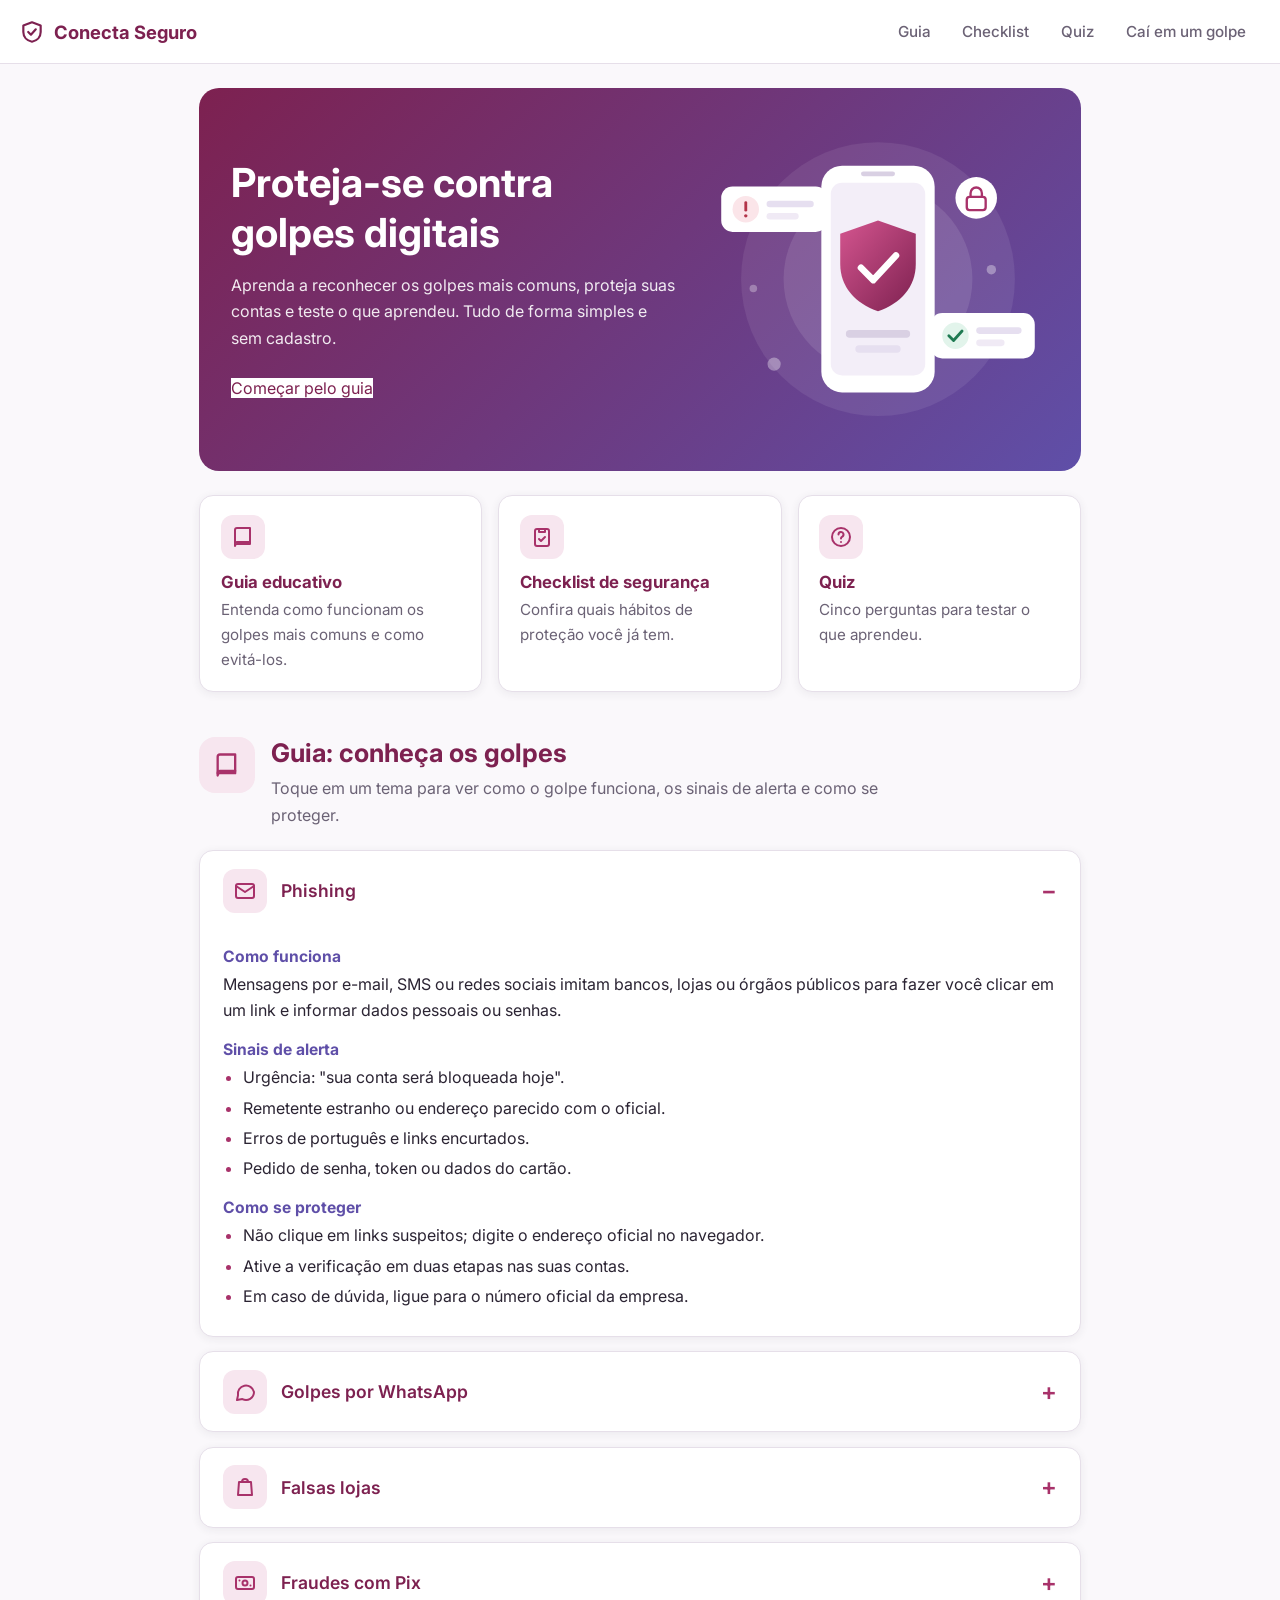
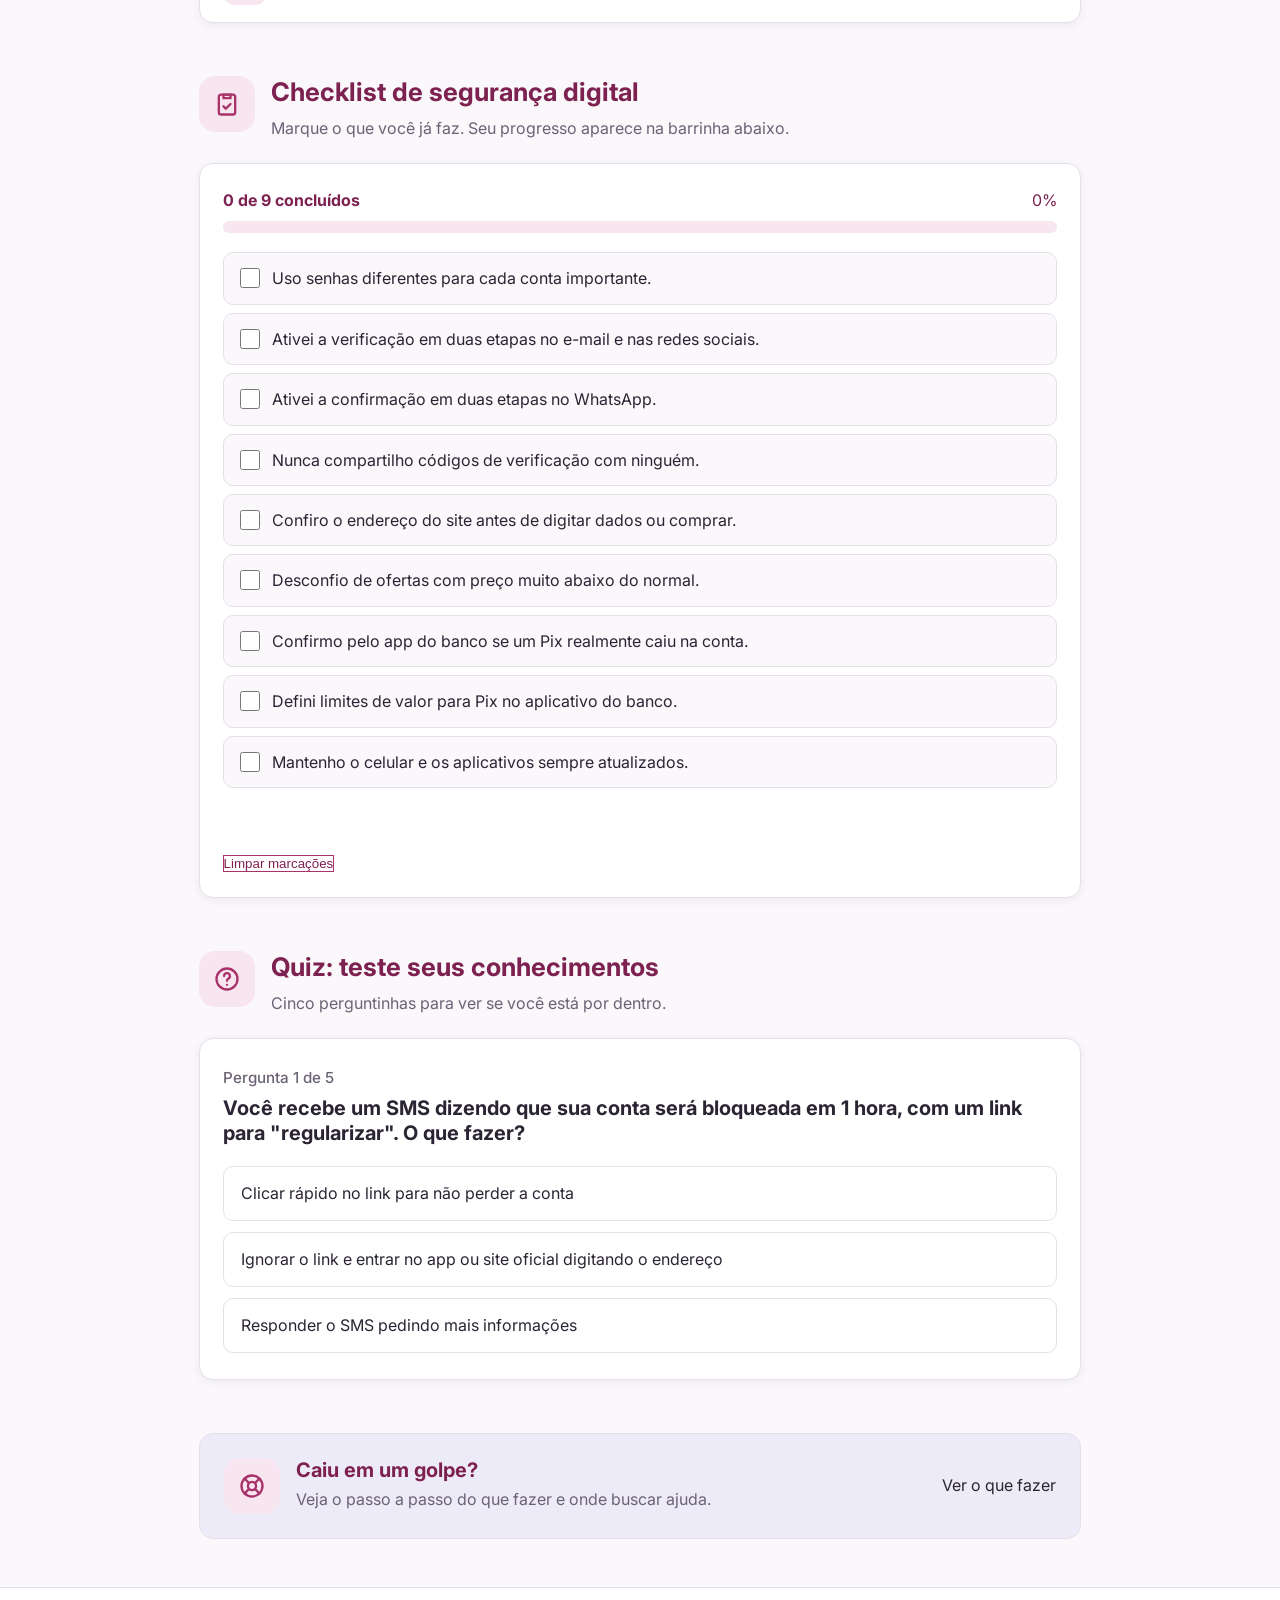
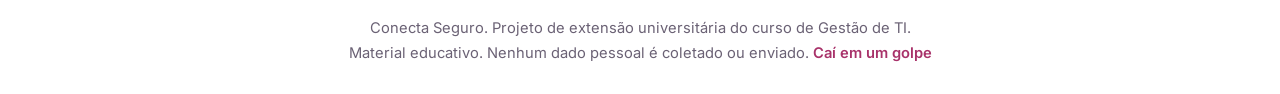
<file: index.html>
<!DOCTYPE html>
<html lang="pt-BR">
<head>
  <meta charset="UTF-8">
  <meta name="viewport" content="width=device-width, initial-scale=1">
  <title>Conecta Seguro | Prevenção contra golpes digitais</title>
  <meta name="description" content="Aprenda a se proteger de golpes digitais com guia, checklist e quiz.">
  <link rel="preconnect" href="https://fonts.googleapis.com">
  <link rel="preconnect" href="https://fonts.gstatic.com" crossorigin>
  <link href="https://fonts.googleapis.com/css2?family=Inter:wght@400;500;600;700&display=swap" rel="stylesheet">
  <link rel="stylesheet" href="style.css">
</head>
<body>
  <svg width="0" height="0" style="position:absolute" aria-hidden="true"><symbol id="i-mail" viewBox="0 0 24 24"><rect x="3" y="5" width="18" height="14" rx="2"/><path d="M3 7l9 6 9-6"/></symbol><symbol id="i-chat" viewBox="0 0 24 24"><path d="M21 12a8 8 0 0 1-11.6 7.1L4 20l1-4.6A8 8 0 1 1 21 12z"/></symbol><symbol id="i-bag" viewBox="0 0 24 24"><path d="M6 7h12l1 13H5L6 7z"/><path d="M9 7a3 3 0 0 1 6 0"/></symbol><symbol id="i-cash" viewBox="0 0 24 24"><rect x="3" y="6" width="18" height="12" rx="2"/><circle cx="12" cy="12" r="2.5"/><path d="M6.5 9.5v.01M17.5 14.5v.01"/></symbol><symbol id="i-book" viewBox="0 0 24 24"><path d="M4 5a2 2 0 0 1 2-2h13v16H6a2 2 0 0 0-2 2V5z"/><path d="M4 19a2 2 0 0 1 2-2h13"/></symbol><symbol id="i-clip" viewBox="0 0 24 24"><rect x="5" y="4" width="14" height="17" rx="2"/><path d="M9 4h6v3H9z"/><path d="M9 14l2 2 4-4"/></symbol><symbol id="i-quiz" viewBox="0 0 24 24"><circle cx="12" cy="12" r="9"/><path d="M9.5 9.5a2.5 2.5 0 1 1 3.5 2.3c-.7.4-1 .9-1 1.7"/><path d="M12 17v.01"/></symbol><symbol id="i-life" viewBox="0 0 24 24"><circle cx="12" cy="12" r="9"/><circle cx="12" cy="12" r="3.5"/><path d="M5.6 5.6l3.9 3.9M14.5 14.5l3.9 3.9M18.4 5.6l-3.9 3.9M9.5 14.5l-3.9 3.9"/></symbol><symbol id="i-lock" viewBox="0 0 24 24"><rect x="5" y="11" width="14" height="9" rx="2"/><path d="M8 11V8a4 4 0 0 1 8 0v3"/></symbol><symbol id="i-phone" viewBox="0 0 24 24"><rect x="7" y="3" width="10" height="18" rx="2"/><path d="M11 18h2"/></symbol><symbol id="i-key" viewBox="0 0 24 24"><circle cx="8" cy="15" r="4"/><path d="M11 12l9-9M16 7l3 3"/></symbol><symbol id="i-shield" viewBox="0 0 24 24"><path d="M12 3l8 3v6c0 4.5-3.2 8-8 9-4.8-1-8-4.5-8-9V6l8-3z"/><path d="M8.5 12l2.5 2.5 4.5-5"/></symbol></svg>

  <header class="topo">
    <a href="#inicio" class="logo"><svg viewBox="0 0 24 24" fill="none" stroke="currentColor" stroke-width="2" stroke-linecap="round" stroke-linejoin="round" aria-hidden="true"><path d="M12 3l8 3v6c0 4.5-3.2 8-8 9-4.8-1-8-4.5-8-9V6l8-3z"/><path d="M8.5 12l2.5 2.5 4.5-5"/></svg><span>Conecta Seguro</span></a>
    <nav aria-label="Menu principal">
      <a href="#guia">Guia</a>
      <a href="#checklist">Checklist</a>
      <a href="#quiz">Quiz</a>
      <a href="ajuda.html">Caí em um golpe</a>
    </nav>
  </header>

  <main>
    <!-- INÍCIO -->
    <section id="inicio" class="hero">
      <div class="hero-texto">
        <h1>Proteja-se contra golpes digitais</h1>
        <p>Aprenda a reconhecer os golpes mais comuns, proteja suas contas e teste o que aprendeu. Tudo de forma simples e sem cadastro.</p>
        <a class="botao" href="#guia">Começar pelo guia</a>
      </div>
      <svg class="hero-ilustracao" viewBox="0 0 360 320" role="img" aria-label="Celular protegido por um escudo, cercado por um alerta de golpe e uma confirmação de segurança">
        <defs><linearGradient id="gEsc" x1="0" y1="0" x2="1" y2="1"><stop offset="0" stop-color="#d4558f"/><stop offset="1" stop-color="#7d2150"/></linearGradient></defs>
        <circle cx="180" cy="160" r="145" fill="#fff" fill-opacity=".08"/>
        <circle cx="180" cy="160" r="100" fill="#fff" fill-opacity=".1"/>
        <rect x="120" y="40" width="120" height="240" rx="22" fill="#fff"/>
        <rect x="130" y="58" width="100" height="204" rx="12" fill="#f3eef8"/>
        <rect x="162" y="46" width="36" height="5" rx="2.5" fill="#d9d0e3"/>
        <path d="M180 98l40 14v32c0 24-16 42-40 50-24-8-40-26-40-50v-32l40-14z" fill="url(#gEsc)"/>
        <path d="M162 148l13 13 24-26" fill="none" stroke="#fff" stroke-width="7" stroke-linecap="round" stroke-linejoin="round"/>
        <rect x="146" y="214" width="68" height="8" rx="4" fill="#d9d0e3"/>
        <rect x="156" y="230" width="48" height="8" rx="4" fill="#e6dff0"/>
        <g transform="translate(14 62)">
          <rect width="112" height="48" rx="12" fill="#fff"/>
          <circle cx="26" cy="24" r="14" fill="#fbe5e9"/>
          <path d="M26 17v8" stroke="#b3354a" stroke-width="3" stroke-linecap="round"/><circle cx="26" cy="31" r="1.8" fill="#b3354a"/>
          <rect x="48" y="15" width="50" height="7" rx="3.5" fill="#e6dff0"/><rect x="48" y="28" width="34" height="7" rx="3.5" fill="#f0eaf5"/>
        </g>
        <g transform="translate(236 196)">
          <rect width="110" height="48" rx="12" fill="#fff"/>
          <circle cx="26" cy="24" r="14" fill="#e2f4eb"/>
          <path d="M19 24l5 5 9-10" fill="none" stroke="#1f7a52" stroke-width="3" stroke-linecap="round" stroke-linejoin="round"/>
          <rect x="48" y="15" width="48" height="7" rx="3.5" fill="#e6dff0"/><rect x="48" y="28" width="30" height="7" rx="3.5" fill="#f0eaf5"/>
        </g>
        <g transform="translate(262 52)">
          <circle cx="22" cy="22" r="22" fill="#fff"/>
          <rect x="12" y="21" width="20" height="14" rx="3" fill="none" stroke="#a8326a" stroke-width="2.5"/>
          <path d="M16 21v-4a6 6 0 0 1 12 0v4" fill="none" stroke="#a8326a" stroke-width="2.5" stroke-linecap="round"/>
        </g>
        <circle cx="70" cy="250" r="7" fill="#fff" fill-opacity=".35"/><circle cx="300" cy="150" r="5" fill="#fff" fill-opacity=".35"/><circle cx="48" cy="170" r="4" fill="#fff" fill-opacity=".3"/>
      </svg>
    </section>

    <section class="recursos" aria-label="O que você encontra aqui">
      <a class="card recurso" href="#guia"><span class="icone"><svg class="ico" aria-hidden="true"><use href="#i-book"/></svg></span><h3>Guia educativo</h3><p>Entenda como funcionam os golpes mais comuns e como evitá-los.</p></a>
      <a class="card recurso" href="#checklist"><span class="icone"><svg class="ico" aria-hidden="true"><use href="#i-clip"/></svg></span><h3>Checklist de segurança</h3><p>Confira quais hábitos de proteção você já tem.</p></a>
      <a class="card recurso" href="#quiz"><span class="icone"><svg class="ico" aria-hidden="true"><use href="#i-quiz"/></svg></span><h3>Quiz</h3><p>Cinco perguntas para testar o que aprendeu.</p></a>
    </section>

    <!-- 1. GUIA -->
    <section id="guia" class="secao">
      <div class="titulo-secao"><span class="icone grande"><svg class="ico" aria-hidden="true"><use href="#i-book"/></svg></span><div><h2>Guia: conheça os golpes</h2><p class="sub">Toque em um tema para ver como o golpe funciona, os sinais de alerta e como se proteger.</p></div></div>

      <div class="acordeao">
        <details class="card" open>
          <summary><span class="titulo-resumo"><span class="icone"><svg class="ico" aria-hidden="true"><use href="#i-mail"/></svg></span>Phishing</span></summary>
          <div class="conteudo">
            <h3>Como funciona</h3>
            <p>Mensagens por e-mail, SMS ou redes sociais imitam bancos, lojas ou órgãos públicos para fazer você clicar em um link e informar dados pessoais ou senhas.</p>
            <h3>Sinais de alerta</h3>
            <ul>
              <li>Urgência: "sua conta será bloqueada hoje".</li>
              <li>Remetente estranho ou endereço parecido com o oficial.</li>
              <li>Erros de português e links encurtados.</li>
              <li>Pedido de senha, token ou dados do cartão.</li>
            </ul>
            <h3>Como se proteger</h3>
            <ul>
              <li>Não clique em links suspeitos; digite o endereço oficial no navegador.</li>
              <li>Ative a verificação em duas etapas nas suas contas.</li>
              <li>Em caso de dúvida, ligue para o número oficial da empresa.</li>
            </ul>
          </div>
        </details>

        <details class="card">
          <summary><span class="titulo-resumo"><span class="icone"><svg class="ico" aria-hidden="true"><use href="#i-chat"/></svg></span>Golpes por WhatsApp</span></summary>
          <div class="conteudo">
            <h3>Como funciona</h3>
            <p>O golpista se passa por alguém que você conhece (o "novo número"), clona a conta ou pede o código de verificação que chegou por SMS para invadir o seu WhatsApp.</p>
            <h3>Sinais de alerta</h3>
            <ul>
              <li>Mensagem de "parente" com número novo pedindo dinheiro.</li>
              <li>Pedido do código de 6 dígitos recebido por SMS.</li>
              <li>Ofertas de emprego ou prêmios que pedem pagamento antecipado.</li>
            </ul>
            <h3>Como se proteger</h3>
            <ul>
              <li>Nunca compartilhe códigos de verificação.</li>
              <li>Ative a confirmação em duas etapas no WhatsApp.</li>
              <li>Confirme por ligação ou chamada de vídeo antes de enviar qualquer valor.</li>
            </ul>
          </div>
        </details>

        <details class="card">
          <summary><span class="titulo-resumo"><span class="icone"><svg class="ico" aria-hidden="true"><use href="#i-bag"/></svg></span>Falsas lojas</span></summary>
          <div class="conteudo">
            <h3>Como funciona</h3>
            <p>Sites e perfis criam lojas falsas com preços muito baixos. Você paga, mas o produto nunca chega, ou seus dados do cartão são usados indevidamente.</p>
            <h3>Sinais de alerta</h3>
            <ul>
              <li>Preço muito abaixo do mercado.</li>
              <li>Site recém-criado, sem CNPJ ou endereço claro.</li>
              <li>Só aceita Pix ou transferência.</li>
              <li>Contato apenas por WhatsApp ou direct.</li>
            </ul>
            <h3>Como se proteger</h3>
            <ul>
              <li>Pesquise a reputação da loja antes de comprar.</li>
              <li>Confira o CNPJ e o endereço do site.</li>
              <li>Prefira pagar com cartão, que oferece mais proteção.</li>
            </ul>
          </div>
        </details>

        <details class="card">
          <summary><span class="titulo-resumo"><span class="icone"><svg class="ico" aria-hidden="true"><use href="#i-cash"/></svg></span>Fraudes com Pix</span></summary>
          <div class="conteudo">
            <h3>Como funciona</h3>
            <p>Golpistas usam comprovantes falsos, pedem devoluções de "pagamentos errados" ou fingem ser a central do banco para convencer você a fazer um Pix.</p>
            <h3>Sinais de alerta</h3>
            <ul>
              <li>Comprovante enviado por imagem, sem o dinheiro na sua conta.</li>
              <li>Ligação do "banco" pedindo transferência para "proteger" seu dinheiro.</li>
              <li>Pressa para você pagar sem conferir os dados.</li>
            </ul>
            <h3>Como se proteger</h3>
            <ul>
              <li>Confirme o recebimento direto no app do seu banco.</li>
              <li>Leia com calma o nome do destinatário antes de confirmar.</li>
              <li>Defina limites de valor para Pix, principalmente à noite.</li>
              <li>Se cair em um golpe, avise o banco imediatamente e registre um boletim de ocorrência.</li>
            </ul>
          </div>
        </details>
      </div>
    </section>

    <!-- 2. CHECKLIST -->
    <section id="checklist" class="secao">
      <div class="titulo-secao"><span class="icone grande"><svg class="ico" aria-hidden="true"><use href="#i-clip"/></svg></span><div><h2>Checklist de segurança digital</h2><p class="sub">Marque o que você já faz. Seu progresso aparece na barrinha abaixo.</p></div></div>

      <div class="card checklist-box">
        <div class="progresso-topo">
          <strong id="checklist-texto">0 de 0 concluídos</strong>
          <span id="checklist-percentual">0%</span>
        </div>
        <div class="barra" role="progressbar" aria-valuemin="0" aria-valuemax="100" aria-valuenow="0" id="checklist-barra">
          <div class="barra-preenchida" id="checklist-preenchimento"></div>
        </div>
        <ul class="lista-checklist" id="lista-checklist"></ul>
        <p class="mensagem" id="checklist-mensagem"></p>
        <button class="botao secundario" id="btn-limpar" type="button">Limpar marcações</button>
      </div>
    </section>

    <!-- 3. QUIZ -->
    <section id="quiz" class="secao">
      <div class="titulo-secao"><span class="icone grande"><svg class="ico" aria-hidden="true"><use href="#i-quiz"/></svg></span><div><h2>Quiz: teste seus conhecimentos</h2><p class="sub">Cinco perguntinhas para ver se você está por dentro.</p></div></div>
      <div class="card quiz-box" id="quiz-box" aria-live="polite"></div>
    </section>

    <aside class="chamada">
      <span class="icone grande"><svg class="ico" aria-hidden="true"><use href="#i-life"/></svg></span>
      <div class="chamada-texto">
        <h2>Caiu em um golpe?</h2>
        <p>Veja o passo a passo do que fazer e onde buscar ajuda.</p>
      </div>
      <a class="botao" href="ajuda.html">Ver o que fazer</a>
    </aside>
  </main>

  <footer class="rodape">
    <p>Conecta Seguro. Projeto de extensão universitária do curso de Gestão de TI.</p>
    <p>Material educativo. Nenhum dado pessoal é coletado ou enviado. <a href="ajuda.html">Caí em um golpe</a></p>
  </footer>

  <script src="script.js"></script>
</body>
</html>
</file>
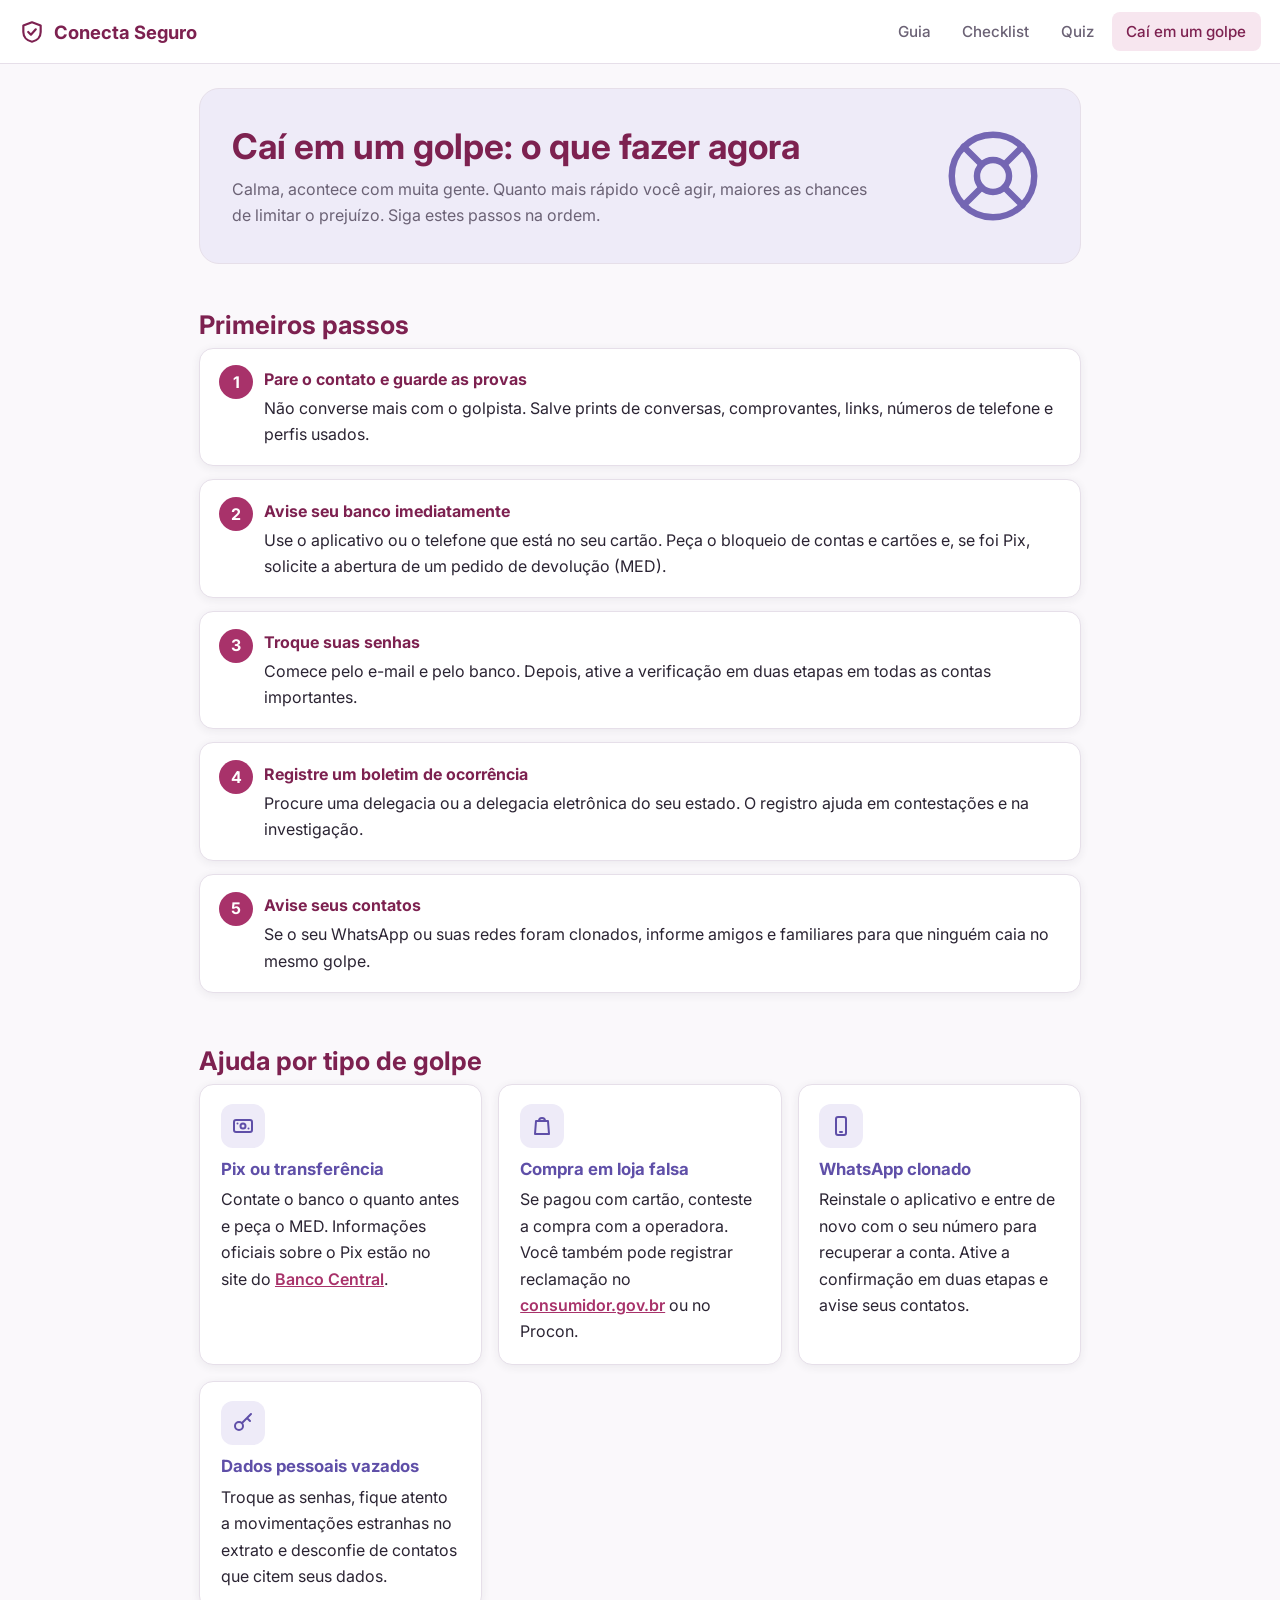
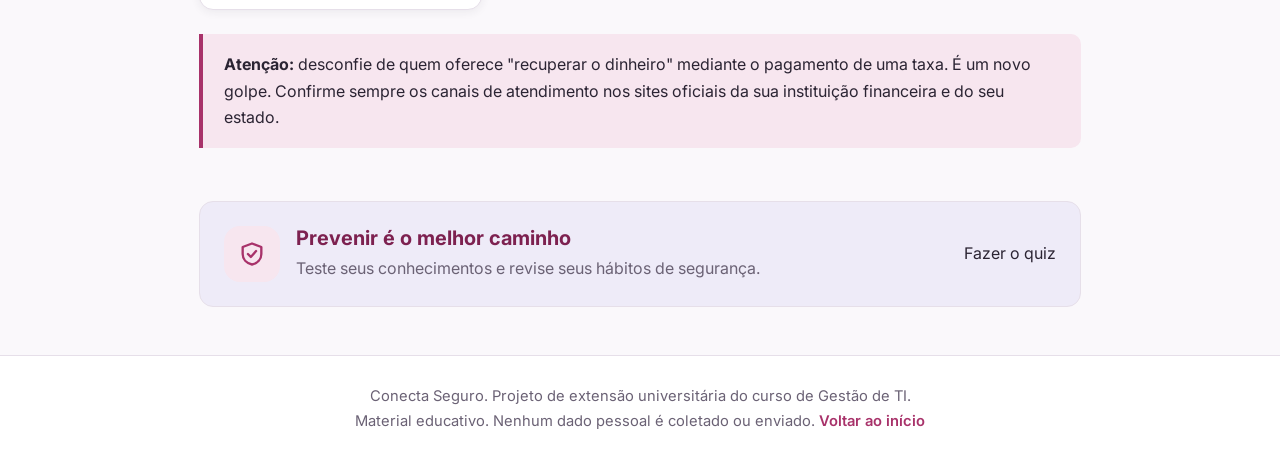
<file: ajuda.html>
<!DOCTYPE html>
<html lang="pt-BR">
<head>
  <meta charset="UTF-8">
  <meta name="viewport" content="width=device-width, initial-scale=1">
  <title>Caí em um golpe: o que fazer | Conecta Seguro</title>
  <meta name="description" content="Passo a passo do que fazer depois de cair em um golpe digital.">
  <link rel="preconnect" href="https://fonts.googleapis.com">
  <link rel="preconnect" href="https://fonts.gstatic.com" crossorigin>
  <link href="https://fonts.googleapis.com/css2?family=Inter:wght@400;500;600;700&display=swap" rel="stylesheet">
  <link rel="stylesheet" href="style.css">
</head>
<body>
  <svg width="0" height="0" style="position:absolute" aria-hidden="true"><symbol id="i-mail" viewBox="0 0 24 24"><rect x="3" y="5" width="18" height="14" rx="2"/><path d="M3 7l9 6 9-6"/></symbol><symbol id="i-chat" viewBox="0 0 24 24"><path d="M21 12a8 8 0 0 1-11.6 7.1L4 20l1-4.6A8 8 0 1 1 21 12z"/></symbol><symbol id="i-bag" viewBox="0 0 24 24"><path d="M6 7h12l1 13H5L6 7z"/><path d="M9 7a3 3 0 0 1 6 0"/></symbol><symbol id="i-cash" viewBox="0 0 24 24"><rect x="3" y="6" width="18" height="12" rx="2"/><circle cx="12" cy="12" r="2.5"/><path d="M6.5 9.5v.01M17.5 14.5v.01"/></symbol><symbol id="i-book" viewBox="0 0 24 24"><path d="M4 5a2 2 0 0 1 2-2h13v16H6a2 2 0 0 0-2 2V5z"/><path d="M4 19a2 2 0 0 1 2-2h13"/></symbol><symbol id="i-clip" viewBox="0 0 24 24"><rect x="5" y="4" width="14" height="17" rx="2"/><path d="M9 4h6v3H9z"/><path d="M9 14l2 2 4-4"/></symbol><symbol id="i-quiz" viewBox="0 0 24 24"><circle cx="12" cy="12" r="9"/><path d="M9.5 9.5a2.5 2.5 0 1 1 3.5 2.3c-.7.4-1 .9-1 1.7"/><path d="M12 17v.01"/></symbol><symbol id="i-life" viewBox="0 0 24 24"><circle cx="12" cy="12" r="9"/><circle cx="12" cy="12" r="3.5"/><path d="M5.6 5.6l3.9 3.9M14.5 14.5l3.9 3.9M18.4 5.6l-3.9 3.9M9.5 14.5l-3.9 3.9"/></symbol><symbol id="i-lock" viewBox="0 0 24 24"><rect x="5" y="11" width="14" height="9" rx="2"/><path d="M8 11V8a4 4 0 0 1 8 0v3"/></symbol><symbol id="i-phone" viewBox="0 0 24 24"><rect x="7" y="3" width="10" height="18" rx="2"/><path d="M11 18h2"/></symbol><symbol id="i-key" viewBox="0 0 24 24"><circle cx="8" cy="15" r="4"/><path d="M11 12l9-9M16 7l3 3"/></symbol><symbol id="i-shield" viewBox="0 0 24 24"><path d="M12 3l8 3v6c0 4.5-3.2 8-8 9-4.8-1-8-4.5-8-9V6l8-3z"/><path d="M8.5 12l2.5 2.5 4.5-5"/></symbol></svg>
  <header class="topo">
    <a href="index.html" class="logo">
      <svg viewBox="0 0 24 24" fill="none" stroke="currentColor" stroke-width="2" stroke-linecap="round" stroke-linejoin="round" aria-hidden="true"><path d="M12 3l8 3v6c0 4.5-3.2 8-8 9-4.8-1-8-4.5-8-9V6l8-3z"/><path d="M8.5 12l2.5 2.5 4.5-5"/></svg>
      <span>Conecta Seguro</span>
    </a>
    <nav aria-label="Menu principal">
      <a href="index.html#guia">Guia</a>
      <a href="index.html#checklist">Checklist</a>
      <a href="index.html#quiz">Quiz</a>
      <a href="ajuda.html" class="ativo" aria-current="page">Caí em um golpe</a>
    </nav>
  </header>

  <main>
    <section class="cabecalho-pagina banner">
      <div>
      <h1>Caí em um golpe: o que fazer agora</h1>
      <p class="sub">Calma, acontece com muita gente. Quanto mais rápido você agir, maiores as chances de limitar o prejuízo. Siga estes passos na ordem.</p>
      </div>
      <svg class="banner-ico" aria-hidden="true"><use href="#i-life"/></svg>
    </section>

    <section class="secao">
      <h2>Primeiros passos</h2>
      <ol class="passos">
        <li class="card"><strong>Pare o contato e guarde as provas</strong>Não converse mais com o golpista. Salve prints de conversas, comprovantes, links, números de telefone e perfis usados.</li>
        <li class="card"><strong>Avise seu banco imediatamente</strong>Use o aplicativo ou o telefone que está no seu cartão. Peça o bloqueio de contas e cartões e, se foi Pix, solicite a abertura de um pedido de devolução (MED).</li>
        <li class="card"><strong>Troque suas senhas</strong>Comece pelo e-mail e pelo banco. Depois, ative a verificação em duas etapas em todas as contas importantes.</li>
        <li class="card"><strong>Registre um boletim de ocorrência</strong>Procure uma delegacia ou a delegacia eletrônica do seu estado. O registro ajuda em contestações e na investigação.</li>
        <li class="card"><strong>Avise seus contatos</strong>Se o seu WhatsApp ou suas redes foram clonados, informe amigos e familiares para que ninguém caia no mesmo golpe.</li>
      </ol>
    </section>

    <section class="secao">
      <h2>Ajuda por tipo de golpe</h2>
      <div class="grade-canais">
        <article class="card">
          <span class="icone lilas"><svg class="ico" aria-hidden="true"><use href="#i-cash"/></svg></span><h3>Pix ou transferência</h3>
          <p>Contate o banco o quanto antes e peça o MED. Informações oficiais sobre o Pix estão no site do <a href="https://www.bcb.gov.br" target="_blank" rel="noopener">Banco Central</a>.</p>
        </article>
        <article class="card">
          <span class="icone lilas"><svg class="ico" aria-hidden="true"><use href="#i-bag"/></svg></span><h3>Compra em loja falsa</h3>
          <p>Se pagou com cartão, conteste a compra com a operadora. Você também pode registrar reclamação no <a href="https://www.consumidor.gov.br" target="_blank" rel="noopener">consumidor.gov.br</a> ou no Procon.</p>
        </article>
        <article class="card">
          <span class="icone lilas"><svg class="ico" aria-hidden="true"><use href="#i-phone"/></svg></span><h3>WhatsApp clonado</h3>
          <p>Reinstale o aplicativo e entre de novo com o seu número para recuperar a conta. Ative a confirmação em duas etapas e avise seus contatos.</p>
        </article>
        <article class="card">
          <span class="icone lilas"><svg class="ico" aria-hidden="true"><use href="#i-key"/></svg></span><h3>Dados pessoais vazados</h3>
          <p>Troque as senhas, fique atento a movimentações estranhas no extrato e desconfie de contatos que citem seus dados.</p>
        </article>
      </div>
      <p class="aviso"><strong>Atenção:</strong> desconfie de quem oferece "recuperar o dinheiro" mediante o pagamento de uma taxa. É um novo golpe. Confirme sempre os canais de atendimento nos sites oficiais da sua instituição financeira e do seu estado.</p>
    </section>

    <aside class="chamada">
      <span class="icone grande"><svg class="ico" aria-hidden="true"><use href="#i-shield"/></svg></span>
      <div class="chamada-texto">
        <h2>Prevenir é o melhor caminho</h2>
        <p>Teste seus conhecimentos e revise seus hábitos de segurança.</p>
      </div>
      <a class="botao" href="index.html#quiz">Fazer o quiz</a>
    </aside>
  </main>

  <footer class="rodape">
    <p>Conecta Seguro. Projeto de extensão universitária do curso de Gestão de TI.</p>
    <p>Material educativo. Nenhum dado pessoal é coletado ou enviado. <a href="index.html">Voltar ao início</a></p>
  </footer>
</body>
</html>
</file>
<file: style.css>
/* ===== Cores e variáveis (mude aqui para trocar o visual) ===== */
:root {
  --primaria: #a8326a;
  --primaria-escura: #7d2150;
  --primaria-clara: #f7e6ef;
  --lilas: #5f4fa8;
  --lilas-claro: #eeebf8;
  --fundo: #faf8fb;
  --branco: #ffffff;
  --texto: #2b2433;
  --texto-suave: #6b6275;
  --borda: #e6dfe9;
  --certo: #1f7a52;
  --certo-fundo: #e2f4eb;
  --erro: #b3354a;
  --erro-fundo: #fbe5e9;
  --sombra: 0 2px 10px rgba(43, 36, 51, 0.07);
  --raio: 14px;
}

* { box-sizing: border-box; margin: 0; padding: 0; }
html { scroll-behavior: smooth; scroll-padding-top: 80px; }

body {
  font-family: "Inter", "Segoe UI", Arial, sans-serif;
  background: var(--fundo);
  color: var(--texto);
  line-height: 1.65;
  font-size: 1rem;
}

a { color: inherit; text-decoration: none; }
:focus-visible { outline: 3px solid var(--lilas); outline-offset: 3px; border-radius: 6px; }

/* ===== Topo ===== */
.topo {
  position: sticky; top: 0; z-index: 10;
  display: flex; flex-wrap: wrap; align-items: center; justify-content: space-between;
  gap: 0.5rem 1rem; padding: 0.75rem 1.2rem;
  background: rgba(255, 255, 255, 0.95);
  border-bottom: 1px solid var(--borda);
}
.logo { display: flex; align-items: center; gap: 0.55rem; font-weight: 700; font-size: 1.15rem; color: var(--primaria-escura); }
.logo svg { width: 26px; height: 26px; }
.topo nav { display: flex; flex-wrap: wrap; gap: 0.2rem; }
.topo nav a { padding: 0.45rem 0.9rem; border-radius: 8px; font-weight: 500; font-size: 0.95rem; color: var(--texto-suave); transition: background 0.2s, color 0.2s; }
.topo nav a:hover, .topo nav a.ativo { background: var(--primaria-clara); color: var(--primaria-escura); }

/* ===== Layout geral ===== */
main { max-width: 920px; margin: 0 auto; padding: 0 1.2rem; }
.secao { padding: 2.8rem 0 0.5rem; }
h1, h2, h3 { line-height: 1.25; }
h2 { font-size: 1.6rem; color: var(--primaria-escura); margin-bottom: 0.4rem; }
.sub { color: var(--texto-suave); margin-bottom: 1.4rem; max-width: 65ch; }

.card { background: var(--branco); border: 1px solid var(--borda); border-radius: var(--raio); box-shadow: var(--sombra); }

/* ===== Hero ===== */
.hero {
  display: grid; grid-template-columns: 1.3fr 1fr; align-items: center; gap: 2rem;
  margin-top: 1.5rem; padding: 2.5rem 2rem;
  background: linear-gradient(135deg, var(--primaria-escura), var(--lilas));
  border-radius: 20px; color: var(--branco);
}
.hero { overflow: hidden; }
.hero h1 { font-size: clamp(1.8rem, 4.5vw, 2.5rem); margin-bottom: 0.9rem; }
.hero p { margin-bottom: 1.5rem; max-width: 48ch; color: rgba(255, 255, 255, 0.9); }
  display: block; padding: 0.85rem 1rem; border-radius: 12px;
  background: rgba(255, 255, 255, 0.14); border: 1px solid rgba(255, 255, 255, 0.28);
  transition: background 0.2s;
}

/* ===== Botões ===== */
.botao {
  display: inline-block; border: none; cursor: pointer;
  padding: 0.75rem 1.5rem; border-radius: 10px;
  font: inherit; font-weight: 600; color: var(--branco);
  background: var(--primaria); transition: background 0.2s;
}
.botao:hover { background: var(--primaria-escura); }
.hero .botao { background: var(--branco); color: var(--primaria-escura); }
.hero .botao:hover { background: var(--primaria-clara); }
.botao.secundario { background: var(--branco); color: var(--primaria-escura); border: 1px solid var(--primaria); }
.botao.secundario:hover { background: var(--primaria-clara); }

/* ===== Guia ===== */
.acordeao { display: grid; gap: 0.9rem; }
.card summary {
  cursor: pointer; padding: 1.1rem 1.4rem; font-weight: 600; font-size: 1.1rem;
  color: var(--primaria-escura); list-style: none; display: flex; justify-content: space-between; align-items: center;
}
.card summary::-webkit-details-marker { display: none; }
.card summary::after { content: "+"; font-size: 1.5rem; color: var(--primaria); }
.card[open] summary::after { content: "−"; }
.conteudo { padding: 0 1.4rem 1.4rem; }
.conteudo h3 { font-size: 0.98rem; color: var(--lilas); margin: 1rem 0 0.3rem; }
.conteudo ul { padding-left: 1.3rem; }
.conteudo li { margin-bottom: 0.25rem; }
.conteudo li::marker { color: var(--primaria); }

/* ===== Checklist ===== */
.checklist-box { padding: 1.4rem; }
.progresso-topo { display: flex; justify-content: space-between; margin-bottom: 0.5rem; color: var(--primaria-escura); }
.barra { height: 12px; background: var(--primaria-clara); border-radius: 999px; overflow: hidden; }
.barra-preenchida { height: 100%; width: 0; background: linear-gradient(90deg, var(--lilas), var(--primaria)); border-radius: 999px; transition: width 0.4s; }
.lista-checklist { list-style: none; margin: 1.2rem 0; display: grid; gap: 0.5rem; }
.lista-checklist label {
  display: flex; gap: 0.8rem; align-items: flex-start; cursor: pointer;
  padding: 0.75rem 1rem; border-radius: 10px; background: var(--fundo);
  border: 1px solid var(--borda); transition: border-color 0.2s;
}
.lista-checklist label:hover { border-color: var(--primaria); }
.lista-checklist input { width: 20px; height: 20px; margin-top: 3px; accent-color: var(--primaria); flex-shrink: 0; }
.lista-checklist input:checked + span { color: var(--texto-suave); text-decoration: line-through; }
.mensagem { min-height: 1.6rem; margin-bottom: 1rem; font-weight: 600; color: var(--primaria-escura); }

/* ===== Quiz ===== */
.quiz-box { padding: 1.6rem 1.4rem; }
.quiz-progresso { color: var(--texto-suave); font-weight: 500; margin-bottom: 0.4rem; font-size: 0.95rem; }
.quiz-pergunta { font-size: 1.25rem; margin-bottom: 1.2rem; }
.opcoes { display: grid; gap: 0.65rem; }
.opcao {
  text-align: left; font: inherit; color: var(--texto); cursor: pointer;
  padding: 0.85rem 1.1rem; border-radius: 10px; background: var(--branco); border: 1px solid var(--borda);
  transition: border-color 0.2s, background 0.2s;
}
.opcao:hover:not(:disabled) { border-color: var(--primaria); background: var(--primaria-clara); }
.opcao:disabled { cursor: default; }
.opcao.certa { background: var(--certo-fundo); border-color: var(--certo); }
.opcao.errada { background: var(--erro-fundo); border-color: var(--erro); }
.explicacao { margin: 1.2rem 0; padding: 1rem; border-radius: 10px; background: var(--lilas-claro); }
.resultado { text-align: center; }
.resultado .nota { font-size: 3rem; font-weight: 700; color: var(--primaria-escura); }
.resultado p { margin: 0.5rem 0 1.2rem; }

/* ===== Chamada para a página de ajuda ===== */
.chamada {
  display: flex; flex-wrap: wrap; align-items: center; justify-content: space-between; gap: 1rem;
  margin: 2.8rem 0 0; padding: 1.5rem; background: var(--lilas-claro);
  border: 1px solid var(--borda); border-radius: var(--raio);
}
.chamada h2 { font-size: 1.25rem; margin-bottom: 0.2rem; }
.chamada p { color: var(--texto-suave); }

/* ===== Página de ajuda ===== */
.cabecalho-pagina { padding: 2.5rem 0 0.5rem; }
.cabecalho-pagina h1 { font-size: clamp(1.7rem, 4vw, 2.2rem); color: var(--primaria-escura); margin-bottom: 0.5rem; }
.passos { list-style: none; counter-reset: passo; display: grid; gap: 0.8rem; }
.passos li { counter-increment: passo; position: relative; padding: 1.1rem 1.2rem 1.1rem 4rem; }
.passos li::before {
  content: counter(passo); position: absolute; left: 1.2rem; top: 1.05rem;
  display: grid; place-items: center; width: 34px; height: 34px; border-radius: 50%;
  background: var(--primaria); color: var(--branco); font-weight: 700;
}
.passos strong { display: block; color: var(--primaria-escura); margin-bottom: 0.15rem; }
.grade-canais { display: grid; grid-template-columns: repeat(auto-fit, minmax(250px, 1fr)); gap: 1rem; }
.grade-canais .card { padding: 1.2rem 1.3rem; }
.grade-canais h3 { color: var(--lilas); margin-bottom: 0.4rem; font-size: 1.05rem; }
.grade-canais a, .aviso a { color: var(--primaria); font-weight: 600; text-decoration: underline; }
.aviso { margin-top: 1.5rem; padding: 1.1rem 1.3rem; border-left: 4px solid var(--primaria); background: var(--primaria-clara); border-radius: 0 10px 10px 0; }

/* ===== Rodapé ===== */
.rodape { margin-top: 3rem; padding: 1.8rem 1.2rem; text-align: center; color: var(--texto-suave); font-size: 0.92rem; background: var(--branco); border-top: 1px solid var(--borda); }
.rodape a { color: var(--primaria); font-weight: 600; }

/* ===== Celular ===== */
@media (max-width: 700px) {
  .hero { grid-template-columns: 1fr; padding: 1.8rem 1.3rem; }
  .topo { justify-content: center; }
  h2 { font-size: 1.4rem; }
  .passos li { padding-left: 3.6rem; }
}
@media (prefers-reduced-motion: reduce) {
  * { transition: none !important; scroll-behavior: auto !important; }
}

/* ===== Ícones e ilustrações ===== */
.ico { width: 24px; height: 24px; fill: none; stroke: currentColor; stroke-width: 2; stroke-linecap: round; stroke-linejoin: round; }
.icone { display: inline-grid; place-items: center; width: 44px; height: 44px; flex-shrink: 0; border-radius: 12px; background: var(--primaria-clara); color: var(--primaria); }
.icone.grande { width: 56px; height: 56px; border-radius: 16px; }
.icone.grande .ico { width: 28px; height: 28px; }
.icone.lilas { background: var(--lilas-claro); color: var(--lilas); margin-bottom: 0.7rem; }
.titulo-secao { display: flex; gap: 1rem; align-items: flex-start; margin-bottom: 1.4rem; }
.titulo-secao .sub { margin-bottom: 0; }
.titulo-resumo { display: flex; align-items: center; gap: 0.9rem; }
.hero-ilustracao { width: 100%; max-width: 340px; height: auto; justify-self: center; }
.recursos { display: grid; grid-template-columns: repeat(auto-fit, minmax(240px, 1fr)); gap: 1rem; margin-top: 1.5rem; }
.recurso { display: block; padding: 1.2rem 1.3rem; transition: border-color 0.2s; }
.recurso:hover { border-color: var(--primaria); }
.recurso h3 { margin: 0.8rem 0 0.25rem; font-size: 1.05rem; color: var(--primaria-escura); }
.recurso p { color: var(--texto-suave); font-size: 0.95rem; }
.chamada { justify-content: flex-start; }
.chamada-texto { flex: 1; min-width: 200px; }
.banner { display: flex; align-items: center; justify-content: space-between; gap: 1.5rem; margin-top: 1.5rem; padding: 2rem; background: var(--lilas-claro); border: 1px solid var(--borda); border-radius: 20px; }
.banner .sub { margin-bottom: 0; }
.banner-ico { width: 110px; height: 110px; flex-shrink: 0; fill: none; stroke: var(--lilas); stroke-width: 1.4; stroke-linecap: round; stroke-linejoin: round; opacity: 0.85; }
@media (max-width: 700px) {
  .hero-ilustracao { max-width: 250px; }
  .banner { padding: 1.5rem 1.3rem; }
  .banner-ico { display: none; }
  .titulo-secao { flex-direction: column; gap: 0.7rem; }
  .chamada { flex-direction: column; align-items: flex-start; }
}
</file>
